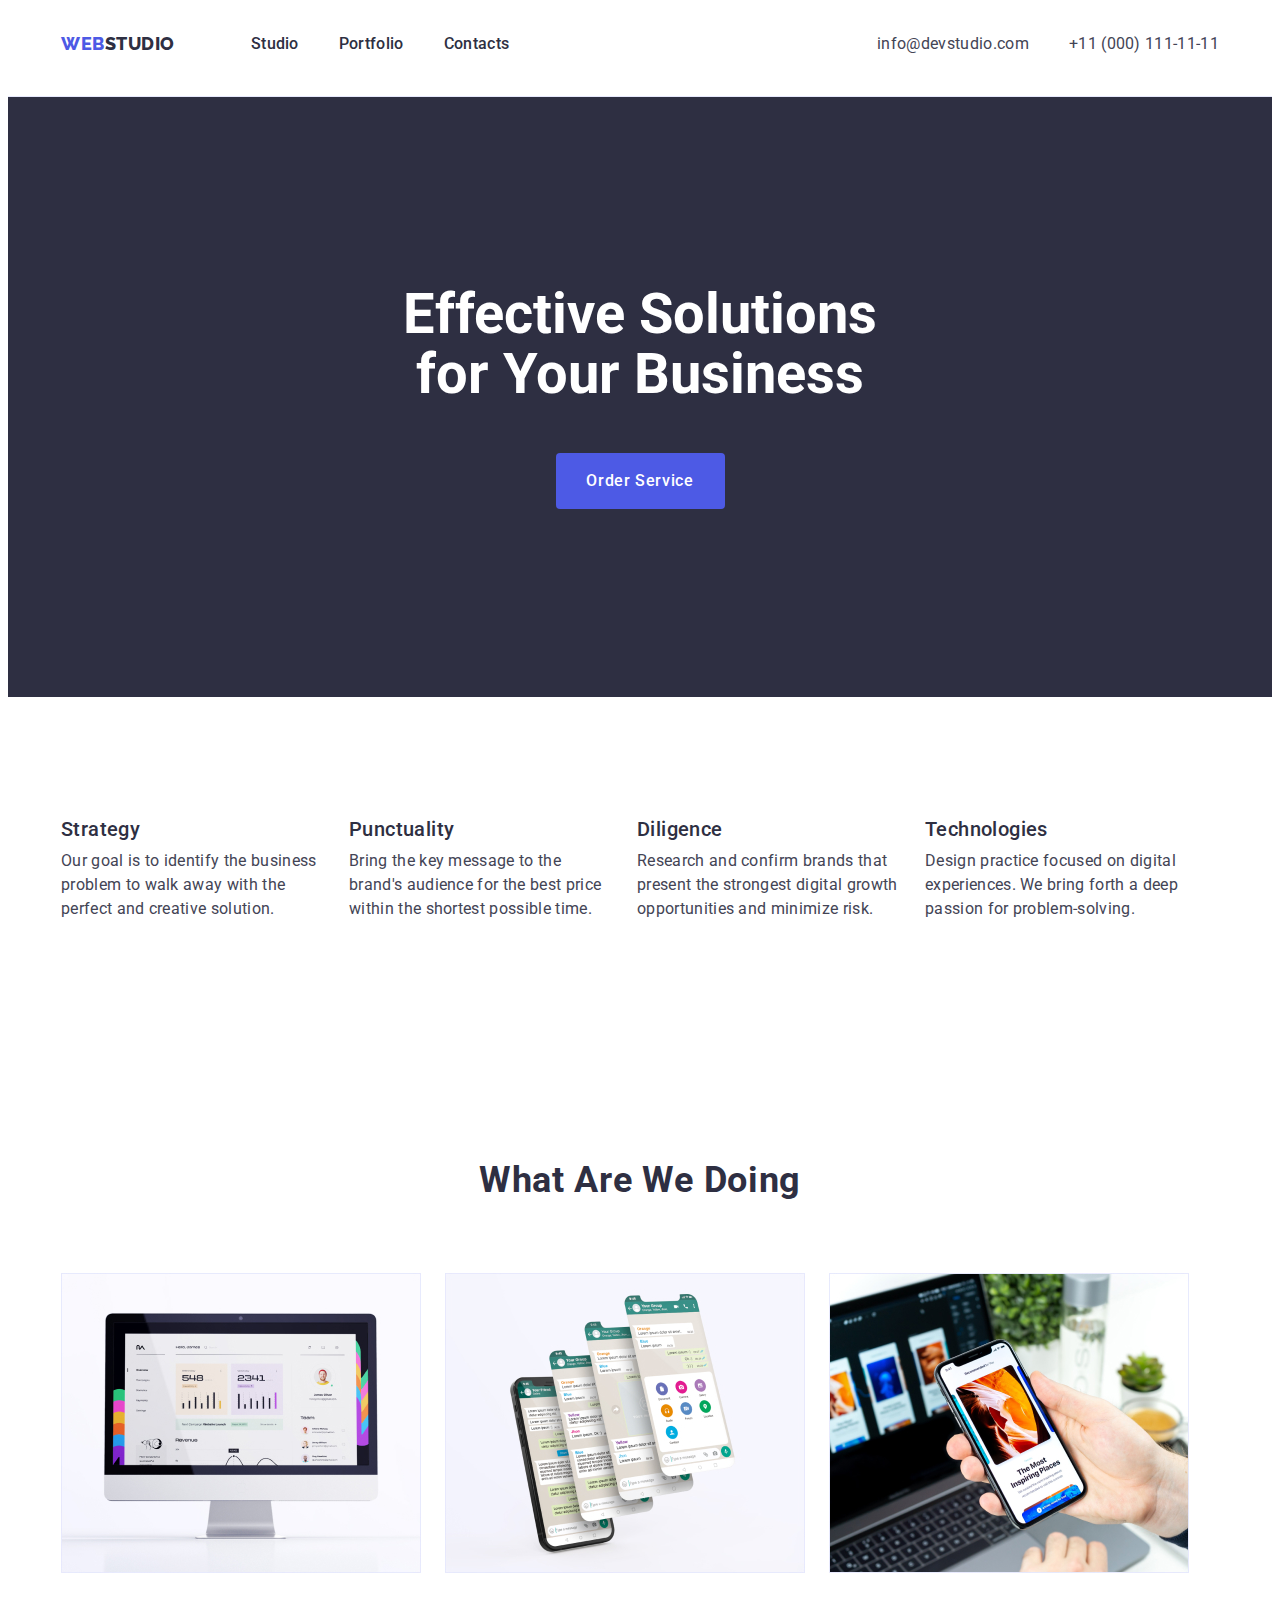
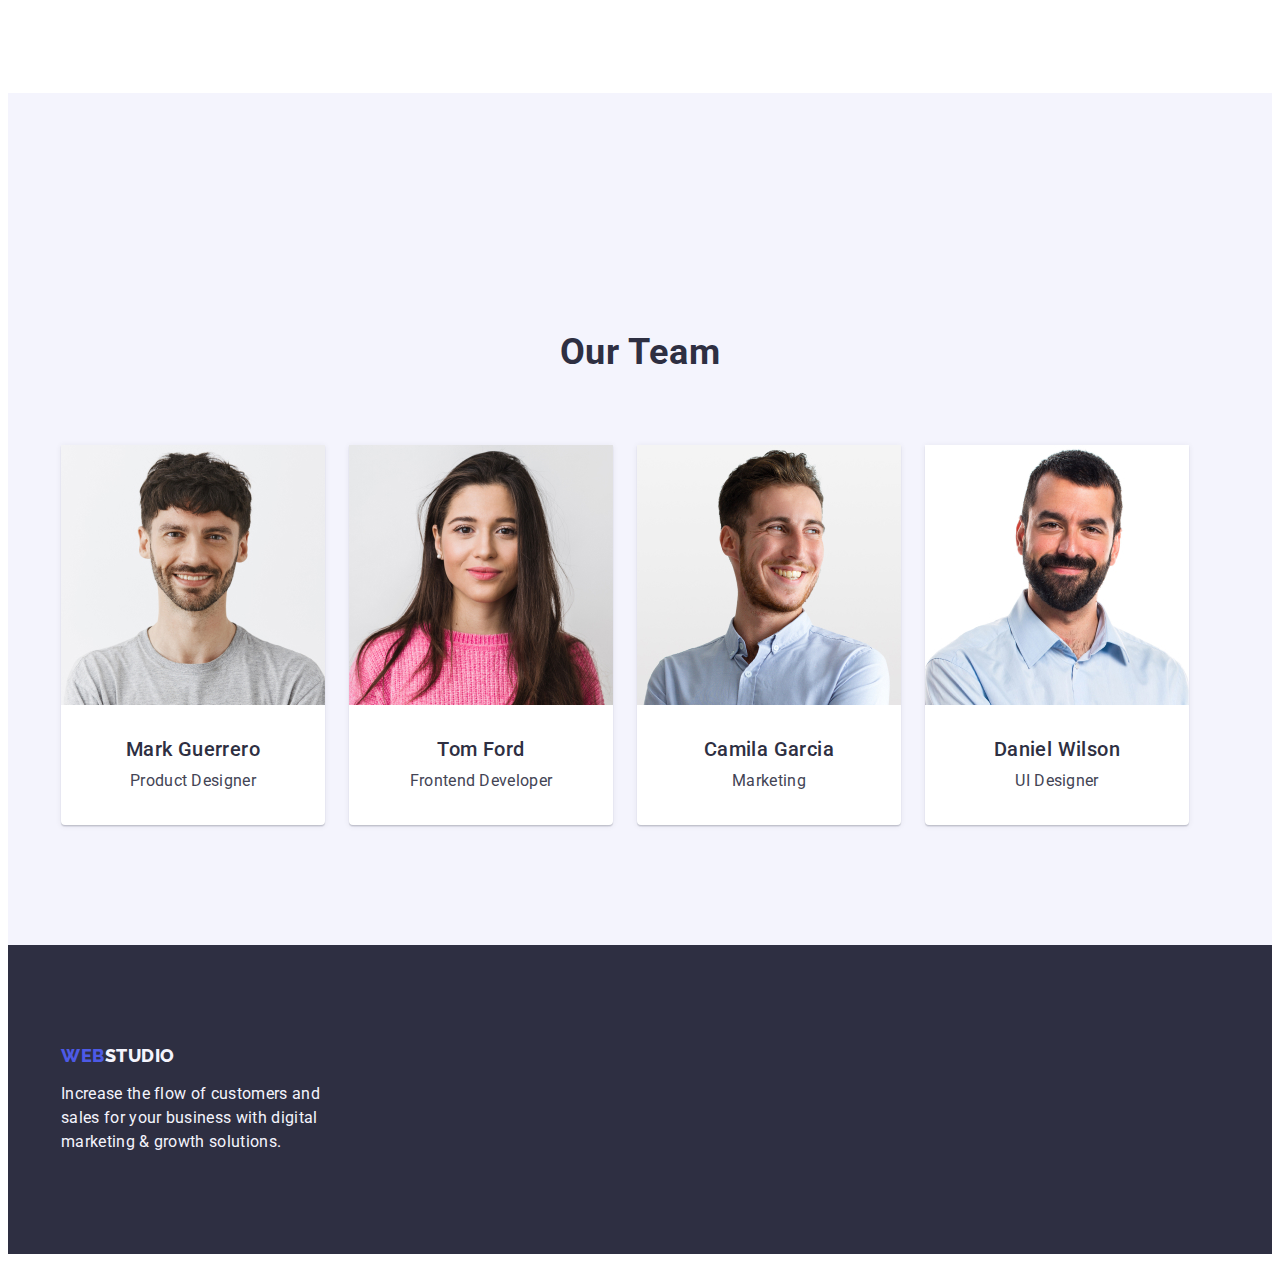
<file: index.html>
<!DOCTYPE html>
<html lang="en">
  <head>
    <meta charset="UTF-8" />
    <meta http-equiv="X-UA-Compatible" content="IE=edge" />
    <meta name="viewport" content="width=device-width, initial-scale=1.0" />
    <title>WebStudio</title>
    <link rel="preconnect" href="https://fonts.googleapis.com" />
    <link rel="preconnect" href="https://fonts.gstatic.com" crossorigin />
    <link
      href="https://fonts.googleapis.com/css2?family=Roboto:wght@400;500;700;900&display=swap"
      rel="stylesheet"
    />
    <link rel="preconnect" href="https://fonts.googleapis.com" />
    <link rel="preconnect" href="https://fonts.gstatic.com" crossorigin />
    <link
      href="https://fonts.googleapis.com/css2?family=Raleway:wght@800&display=swap"
      rel="stylesheet"
    />
    <link
      rel="stylesheet"
      href="https://cdnjs.cloudflare.com/ajax/libs/modern-normalize/1.1.0/modern-normalize.min.css"
      integrity="sha512-wpPYUAdjBVSE4KJnH1VR1HeZfpl1ub8YT/NKx4PuQ5NmX2tKuGu6U/JRp5y+Y8XG2tV+wKQpNHVUX03MfMFn9Q=="
      crossorigin="anonymous"
      referrerpolicy="no-referrer"
    />
    <link rel="stylesheet" href="./css/styles.css" />
  </head>
  <body>
    <!-- Header section -->
    <header class="header">
      <div class="header-container container">
        <nav class="nav">
          <a class="header-nav-logo link" href="./index.html"
            >Web<span class="studio-logo">Studio</span></a
          >
          <ul class="header-nav-list list">
            <li class="item">
              <a class="header-nav-link link" href="./index.html">Studio</a>
            </li>
            <li class="item">
              <a class="header-nav-link link" href="./portfolio.html"
                >Portfolio</a
              >
            </li>
            <li class="item">
              <a class="header-nav-link link" href="">Contacts</a>
            </li>
          </ul>
        </nav>
        <address class="header-address">
          <ul class="header-address-list list">
            <li class="contact-item">
              <a class="contacts link" href="mailto:info@devstudio.com"
                >info@devstudio.com</a
              >
            </li>
            <li class="header-address-item">
              <a class="contacts link" href="tel:+110001111111"
                >+11 (000) 111-11-11</a
              >
            </li>
          </ul>
        </address>
      </div>
    </header>
    <main>
      <!-- Hero section -->
      <section class="hero-section">
        <div class="hero-container container">
          <h1 class="hero-title">Effective Solutions for Your Business</h1>
          <button class="hero-btn" type="button">Order Service</button>
        </div>
      </section>
      <!-- Feature section -->
      <section class="feature-section section">
        <div class="container">
          <h2 class="feature-title" hidden>Feature</h2>
          <ul class="feature-list list">
            <li class="feature-list-item">
              <h3 class="feature-subtitle">Strategy</h3>
              <p class="feature-desc">
                Our goal is to identify the business problem to walk away with
                the perfect and creative solution.
              </p>
            </li>
            <li class="feature-list-item">
              <h3 class="feature-subtitle">Punctuality</h3>
              <p class="feature-desc">
                Bring the key message to the brand's audience for the best price
                within the shortest possible time.
              </p>
            </li>
            <li class="feature-list-item">
              <h3 class="feature-subtitle">Diligence</h3>
              <p class="feature-desc">
                Research and confirm brands that present the strongest digital
                growth opportunities and minimize risk.
              </p>
            </li>
            <li class="feature-list-item">
              <h3 class="feature-subtitle">Technologies</h3>
              <p class="feature-desc">
                Design practice focused on digital experiences. We bring forth a
                deep passion for problem-solving.
              </p>
            </li>
          </ul>
        </div>
      </section>
      <!-- What are we doing section -->
      <section class="services-section section">
        <div class="container">
          <h2 class="services-title">What are we doing</h2>
          <ul class="services-list list">
            <li class="services-list-item">
              <img
                class="services-img"
                src="./images/services/img-1.jpg"
                alt="computer"
                width="360"
                height="300"
              />
            </li>
            <li class="services-list-item">
              <img
                class="services-img"
                src="./images/services/img-2.jpg"
                alt="telephones"
                width="360"
                height="300"
              />
            </li>
            <li class="services-list-item">
              <img
                class="services-img"
                src="./images/services/img-3.jpg"
                alt="laptop"
                width="360"
                height="300"
              />
            </li>
          </ul>
        </div>
      </section>
      <!-- Team section -->
      <section class="team-section section">
        <div class="container">
          <h2 class="team-title">Our Team</h2>
          <ul class="team-list list">
            <li class="team-item">
              <img
                class="team-img"
                src="./images/team/img.jpg"
                alt="photo of a team member"
                width="264"
                height="260"
              />
              <div class="people-desc">
                <h3 class="team-subtitle">Mark Guerrero</h3>
                <p class="team-position">Product Designer</p>
              </div>
            </li>
            <li class="team-item">
              <img
                class="team-img"
                src="./images/team/img-1.jpg"
                alt="photo of a team member"
                width="264"
                height="260"
              />
              <div class="people-desc">
                <h3 class="team-subtitle">Tom Ford</h3>
                <p class="team-position">Frontend Developer</p>
              </div>
            </li>
            <li class="team-item">
              <img
                class="team-img"
                src="./images/team/img-2.jpg"
                alt="photo of a team member"
                width="264"
                height="260"
              />
              <div class="people-desc">
                <h3 class="team-subtitle">Camila Garcia</h3>
                <p class="team-position">Marketing</p>
              </div>
            </li>
            <li class="team-item">
              <img
                class="team-img"
                src="./images/team/img-3.jpg"
                alt="photo of a team member"
                width="264"
                height="260"
              />
              <div class="people-desc">
                <h3 class="team-subtitle">Daniel Wilson</h3>
                <p class="team-position">UI Designer</p>
              </div>
            </li>
          </ul>
        </div>
      </section>
    </main>
    <!-- Footer section -->
    <footer class="footer">
      <div class="footer-container container">
        <a class="header-nav-logo link" href="./index.html"
          >Web<span class="studio-footer-logo">Studio</span></a
        >
        <p class="footer-text">
          Increase the flow of customers and sales for your business with
          digital marketing & growth solutions.
        </p>
      </div>
    </footer>
  </body>
</html>
</file>
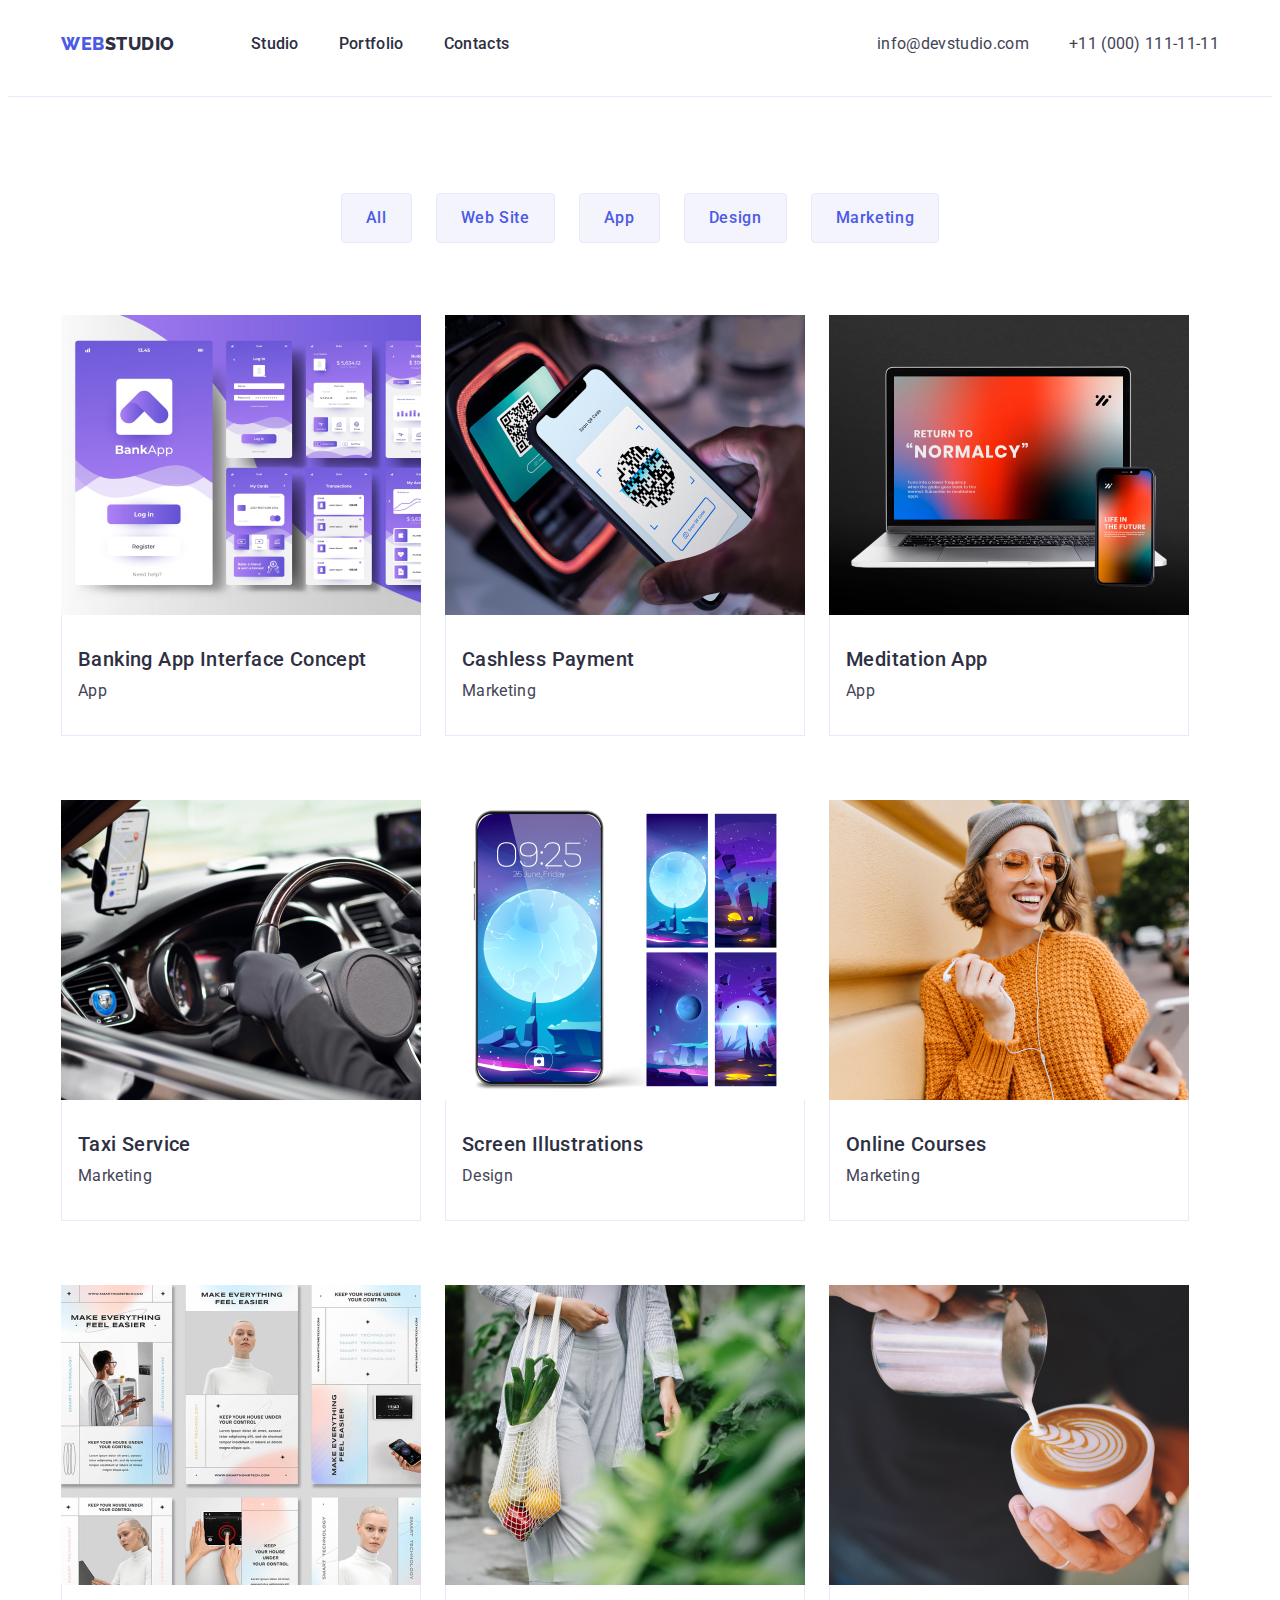
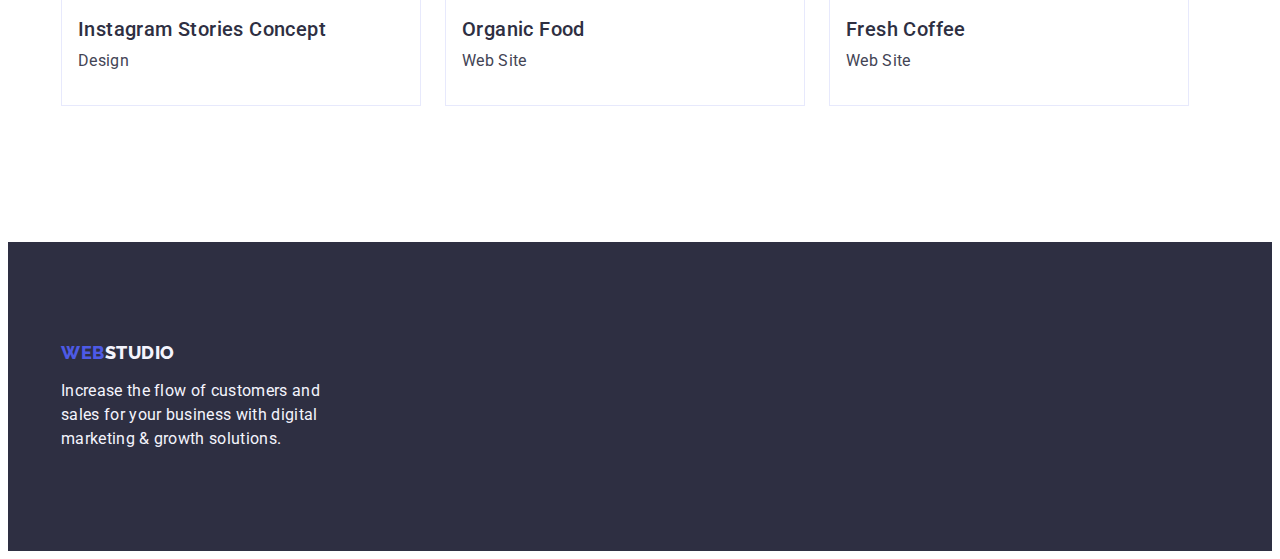
<file: portfolio.html>
<!DOCTYPE html>
<html lang="en">
  <head>
    <meta charset="UTF-8" />
    <meta http-equiv="X-UA-Compatible" content="IE=edge" />
    <meta name="viewport" content="width=device-width, initial-scale=1.0" />
    <title>Portfolio</title>
    <!-- Fonts -->
    <link rel="preconnect" href="https://fonts.googleapis.com" />
    <link rel="preconnect" href="https://fonts.gstatic.com" crossorigin />
    <link
      href="https://fonts.googleapis.com/css2?family=Roboto:wght@400;500;700;900&display=swap"
      rel="stylesheet"
    />
    <link rel="preconnect" href="https://fonts.googleapis.com" />
    <link rel="preconnect" href="https://fonts.gstatic.com" crossorigin />
    <link
      href="https://fonts.googleapis.com/css2?family=Raleway:wght@800&display=swap"
      rel="stylesheet"
    />
    <link
      rel="stylesheet"
      href="https://cdnjs.cloudflare.com/ajax/libs/modern-normalize/1.1.0/modern-normalize.min.css"
      integrity="sha512-wpPYUAdjBVSE4KJnH1VR1HeZfpl1ub8YT/NKx4PuQ5NmX2tKuGu6U/JRp5y+Y8XG2tV+wKQpNHVUX03MfMFn9Q=="
      crossorigin="anonymous"
      referrerpolicy="no-referrer"
    />
    <link rel="stylesheet" href="./css/styles.css" />
  </head>
  <body>
    <!-- Header section -->
    <header class="header">
      <div class="header-container container">
        <nav class="nav">
          <a class="header-nav-logo link" href="./index.html"
            >Web<span class="studio-logo">Studio</span></a
          >
          <ul class="header-nav-list list">
            <li class="item">
              <a class="header-nav-link link" href="./index.html">Studio</a>
            </li>
            <li class="item">
              <a class="header-nav-link link" href="./portfolio.html"
                >Portfolio</a
              >
            </li>
            <li class="item">
              <a class="header-nav-link link" href="">Contacts</a>
            </li>
          </ul>
        </nav>
        <address class="header-address">
          <ul class="header-address-list list">
            <li class="contact-item">
              <a class="contacts link" href="mailto:info@devstudio.com"
                >info@devstudio.com</a
              >
            </li>
            <li class="contact-item">
              <a class="contacts link" href="tel:+110001111111"
                >+11 (000) 111-11-11</a
              >
            </li>
          </ul>
        </address>
      </div>
    </header>
    <main>
      <!-- Filters section -->
      <section class="filters-section">
        <div class="container">
          <h1 hidden class="visually-hidden filter">Filters button</h1>
          <ul class="filter-list list">
            <li class="menu-list-item">
              <button type="button" class="filter-btn">All</button>
            </li>
            <li class="menu-list-item">
              <button type="button" class="filter-btn">Web Site</button>
            </li>
            <li class="menu-list-item">
              <button type="button" class="filter-btn">App</button>
            </li>
            <li class="menu-list-item">
              <button type="button" class="filter-btn">Design</button>
            </li>
            <li class="menu-list-item">
              <button type="button" class="filter-btn">Marketing</button>
            </li>
          </ul>
          <!-- Examples of work -->
          <ul class="card-set list">
            <li class="card-set-item img-list">
              <a href="" class="link">
                <img
                  class="portfolio-img"
                  src="./images/portfolio/img-1.jpg"
                  alt="banking app"
                  width="360"
                  height="300"
                />
                <div class="portfolio-card-container">
                  <h2 class="img-subtitle">Banking App Interface Concept</h2>
                  <p class="img-desc">App</p>
                </div>
              </a>
            </li>
            <li class="card-set-item img-list">
              <a href="" class="link">
                <img
                  class="portfolio-img"
                  src="./images/portfolio/img-2.jpg"
                  alt="phone"
                  width="360"
                  height="300"
                />
                <div class="portfolio-card-container">
                  <h2 class="img-subtitle">Cashless Payment</h2>
                  <p class="img-desc">Marketing</p>
                </div>
              </a>
            </li>
            <li class="card-set-item card-set-item img-list">
              <a href="" class="link">
                <img
                  class="portfolio-img"
                  src="./images/portfolio/img-3.jpg"
                  alt="laptop"
                  width="360"
                  height="300"
                />
                <div class="portfolio-card-container">
                  <h2 class="img-subtitle">Meditation App</h2>
                  <p class="img-desc">App</p>
                </div>
              </a>
            </li>
            <li class="card-set-item card-set-item img-list">
              <a href="" class="link">
                <img
                  class="portfolio-img"
                  src="./images/portfolio/img-4.jpg"
                  alt="steering wheel"
                  width="360"
                  height="300"
                />
                <div class="portfolio-card-container">
                  <h2 class="img-subtitle">Taxi Service</h2>
                  <p class="img-desc">Marketing</p>
                </div>
              </a>
            </li>
            <li class="card-set-item img-list">
              <a href="" class="link">
                <img
                  class="portfolio-img"
                  src="./images/portfolio/img-5.jpg"
                  alt="theme on phone"
                  width="360"
                  height="300"
                />
                <div class="portfolio-card-container">
                  <h2 class="img-subtitle">Screen Illustrations</h2>
                  <p class="img-desc">Design</p>
                </div>
              </a>
            </li>
            <li class="card-set-item img-list">
              <a href="" class="link">
                <img
                  class="portfolio-img"
                  src="./images/portfolio/img-6.jpg"
                  alt="girl"
                  width="360"
                  height="300"
                />
                <div class="portfolio-card-container">
                  <h2 class="img-subtitle">Online Courses</h2>
                  <p class="img-desc">Marketing</p>
                </div>
              </a>
            </li>
            <li class="card-set-item img-list">
              <a href="" class="link">
                <img
                  class="portfolio-img"
                  src="./images/portfolio/img-7.jpg"
                  alt="layout"
                  width="360"
                  height="300"
                />
                <div class="portfolio-card-container">
                  <h2 class="img-subtitle">Instagram Stories Concept</h2>
                  <p class="img-desc">Design</p>
                </div>
              </a>
            </li>
            <li class="card-set-item img-list">
              <a href="" class="link">
                <img
                  class="portfolio-img"
                  src="./images/portfolio/img-8.jpg"
                  alt="fruit bag"
                  width="360"
                  height="300"
                />
                <div class="portfolio-card-container">
                  <h2 class="img-subtitle">Organic Food</h2>
                  <p class="img-desc">Web Site</p>
                </div>
              </a>
            </li>
            <li class="card-set-item img-list">
              <a href="" class="link">
                <img
                  class="portfolio-img"
                  src="./images/portfolio/img-9.jpg"
                  alt="coffee"
                  width="360"
                  height="300"
                />
                <div class="portfolio-card-container">
                  <h2 class="img-subtitle">Fresh Coffee</h2>
                  <p class="img-desc">Web Site</p>
                </div>
              </a>
            </li>
          </ul>
        </div>
      </section>
    </main>
    <!-- Footer section -->
    <footer class="footer">
      <div class="footer-container container">
        <a class="header-nav-logo link link-position" href="./index.html"
          >Web<span class="studio-footer-logo">Studio</span></a
        >
        <p class="footer-text">
          Increase the flow of customers and sales for your business with
          digital marketing & growth solutions.
        </p>
      </div>
    </footer>
  </body>
</html>
</file>
<file: css/styles.css>
:root {
    /* Fonts */
    --primary-font: "Roboto", sans-serif;
    --secondary-font: "Raleway", sans-serif;
    /* Colors */
    --color-iris: #4d5ae5;
    --color-ocean: #404bbf;
    --color-navy-blue: #2e2f42;
    --color-green: #31d0aa;
    --color-slate: #434455;
    --color-light-slate: #8e8f99;
    --color-cornflower: #e7e9fc;
    --color-cloud: #f4f4fd;
    --color-navy-blue-modal: #2e2f42;
    --color-grey: #2e2f42;
    --color-white: #ffffff;
    --color-dairy: #fcfcfc;
}

/**
  |============================
  | Base styles
  |============================
*/
body {
    font-family: var(--primary-font);
    color: #434455;
    background-color: var(--color-white);
}

/* resert start */

.visually-hidden {
    position: absolute;
    width: 1px;
    height: 1px;
    margin: -1px;
    border: 0;
    padding: 0;

    white-space: nowrap;
    clip-path: inset(100%);
    clip: rect(0 0 0 0);
    overflow: hidden;
}

h1,
h2,
h3,
h4,
h5,
h6,
p {
    margin: 0;
}

img {
    display: block;
    max-width: 100%;
    height: auto;
}

.link {
    text-decoration: none;
    display: inline-block;
    margin-bottom: 16px;
}

.list {
    list-style: none;
    padding: 0;
    margin: 0;
}

button {
    cursor: pointer;
}

/**
  |============================
  | Header styles
  |============================
*/
.section {
    padding: 120px 0;


}

.header {
    border-bottom: 1px solid #E7E9FC;
}

.nav {
    display: flex;
    margin-right: auto;
    align-items: center;
}

.header-nav-logo {
    font-family: var(--secondary-font);
    font-style: normal;
    font-weight: 800;
    font-size: 18px;
    color: var(--color-iris);
    line-height: 1.17;
    letter-spacing: 0.03em;
    text-transform: uppercase;
    margin-right: 76px;


}


.studio-logo {
    width: 71px;
    font-family: var(--secondary-font);
    font-style: normal;
    font-weight: 800;
    font-size: 18px;
    line-height: 21px;
    color: #2e2f42;

}

.header-nav-list {
    display: flex;


}



.header-nav-list .item {

    margin-right: 40px;
}

.header-nav-list .item:last-child {
    margin-right: 0;
}

.header-nav-link {
    font-family: 'Roboto';
    font-style: normal;
    font-weight: 500;
    font-size: 16px;
    line-height: 1.5;
    color: #2E2F42;
    letter-spacing: 0.02em;
    display: block;
    padding-top: 24px;
    padding-bottom: 24px;


}

.header-nav-link:hover,
.header-nav-link:focus {
    color: var(--color-ocean);
}

.header-address {
    font-family: 'Roboto';
    font-style: normal;
    font-weight: 400;
    font-size: 16px;
    line-height: 1.5;
    color: var(--color-slate);

}

.header-address-list {
    display: flex;
}

.header-address-list .contact-item {
    margin-right: 40px;
}

.header-address-list .contact-item:last-child {
    margin-right: 0;
}


.contacts {
    font-family: 'Roboto';
    font-style: normal;
    font-weight: 400;
    font-size: 16px;
    line-height: 1.5;
    letter-spacing: 0.02em;
    color: var(--color-slate);


}

.contacts:hover,
.contacts:focus {
    color: #404BBF;
}


.header-tel:hover,
.header-tel:focus {
    color: #404BBF;
}


.container {
    width: 1158px;
    margin: 0 auto;
    padding: 0 15px;




}

.header-container {
    display: flex;
    align-items: center;


}

/**
  |============================
  | Hero styles
  |============================
*/

.hero-container {
    display: flex;
    text-align: center;
    align-items: center;
    flex-direction: column;
}

.hero-section {
    background-color: #2E2F42;
    padding: 188px 0;



}



.hero-title {
    font-family: 'Roboto';
    font-weight: 700;
    font-size: 56px;


    color: var(--color-white);
    line-height: 1.07;

    max-width: 496px;






}


.hero-btn {
    font-family: var(--primary-font);
    font-style: normal;
    font-weight: 500;
    font-size: 16px;
    line-height: 1.5;
    color: var(--color-white);
    background-color: var(--color-iris);

    min-width: 169px;
    height: 56px;
    letter-spacing: 0.04em;
    border: none;
    border-radius: 4px;
    margin-top: 48px;


}

.hero-btn:hover,
.hero-btn:focus {
    color: var(--color-white);
    background-color: var(--color-ocean);
}

/**
  |============================
  | Features styles
  |============================
*/

.filters-section {
    padding-top: 96px;
    padding-bottom: 120px;
}

.filter-list {
    display: flex;
    justify-content: center;
    gap: 24px;
    margin-bottom: 72px;

}

.feature-section {}

.feature-title {}

.feature-list {
    display: flex;
    flex-wrap: nowrap;
    gap: 24px;
}



.feature-list-item {
    width: 264px;
}

.feature-subtitle {
    font-family: 'Roboto';
    font-style: normal;
    font-weight: 500;
    font-size: 20px;
    line-height: 1.2;
    letter-spacing: 0.02em;
    margin-bottom: 8px;

    color: #2E2F42;
}

.feature-desc {
    font-family: 'Roboto';
    font-style: normal;
    font-weight: 400;
    font-size: 16px;
    line-height: 1.5;
    letter-spacing: 0.02em;
    color: #434455;
}

/**
  |============================
  | Services styles (What we are doing)
  |============================
*/
.services-section {
    background-color: #FFFFFF;


}

.services-title {
    font-family: 'Roboto';
    font-style: normal;
    font-weight: 700;
    font-size: 36px;
    line-height: 1.11;
    color: #2E2F42;
    text-align: center;
    letter-spacing: 0.02em;
    text-transform: capitalize;
    margin-bottom: 72px;
}

.services-list {
    display: flex;
    gap: 24px;
}


.services-list-item {}

.services-img {}

/**
  |============================
  | Portfolio filter-button style
  |============================
*/

.filter-btn {
    background-color: #F4F4FD;
    font-family: var(--primary-font);
    font-style: normal;
    font-weight: 500;
    font-size: 16px;
    line-height: 1.5;
    color: #4D5AE5;
    box-sizing: border-box;
    border: 1px solid #E7E9FC;
    border-radius: 4px;
    padding: 12px 24px;
    letter-spacing: 0.04em;
}

.filter-btn:hover,
.filter-btn:focus {
    background-color: #404BBF;
    color: #FFFFFF;
    border: 1px solid transparent;


}

/**
  |============================
  | Team styles
  |============================
*/

.team-section {



    background-color: #F4F4FD;
}

.team-title {
    font-family: 'Roboto';
    font-style: normal;
    font-weight: 700;
    font-size: 36px;
    text-align: center;
    letter-spacing: 0.02em;
    text-transform: capitalize;
    color: #2E2F42;
    line-height: 1.11;
    margin-bottom: 72px;
    padding-top: 120px;


}

.team-list {
    display: flex;
    gap: 24px;
}

.people-desc {
    padding: 32px 16px;
    text-align: center;

}

.team-item {
    background-color: #FFFFFF;
    border-radius: 0px 0px 4px 4px;
    box-shadow: 0px 1px 6px rgba(46, 47, 66, 0.08), 0px 1px 1px rgba(46, 47, 66, 0.16), 0px 2px 1px rgba(46, 47, 66, 0.08);
}

.team-img {}

.team-subtitle {
    font-weight: 500;
    font-size: 20px;
    line-height: 1.2;
    letter-spacing: 0.02em;
    color: #2E2F42;
    margin-bottom: 8px;
}

.team-position {
    line-height: 1.5;
    letter-spacing: 0.02em;
}

/**
  |============================
  | Portfolio example of work
  |============================
*/

.card-set {
    display: flex;
    flex-wrap: wrap;
    row-gap: 48px;
    column-gap: 24px;
}

.card-set-item {

    width: calc((100% - 48) / 3);
}

.card-set-item:nth-child(3n) {
    margin-right: 0;
}

.img-list {}

.portfolio-card-container {
    padding: 32px 16px;
    border: 1px solid #E7E9FC;
    border-top: none;
}

.portfolio-img {}

.img-subtitle {
    font-family: 'Roboto';
    font-style: normal;
    font-weight: 500;
    font-size: 20px;
    line-height: 1.2;
    letter-spacing: 0.02em;
    color: #2E2F42;
    margin-bottom: 8px;
}

.img-desc {
    font-family: 'Roboto';
    font-style: normal;
    font-weight: 400;
    font-size: 16px;
    line-height: 1.5;
    letter-spacing: 0.02em;
    color: #434455;
}

/**
  |============================
  | Footer styles
  |============================
*/
.footer {

    background-color: #2E2F42;
    padding-top: 100px;
    padding-bottom: 100px;
}

.footer-container {

    flex-direction: column;
    justify-content: flex-start;



}

.link-position {}

.footer-text {
    font-family: 'Roboto';
    font-style: normal;
    font-weight: 400;
    font-size: 16px;
    line-height: 1.5;
    letter-spacing: 0.02em;
    color: #F4F4FD;
    width: 264px;


}

.studio-footer-logo {
    width: 71px;
    height: 21px;
    font-family: var(--secondary-font);
    font-style: normal;
    font-weight: 800;
    font-size: 18px;
    line-height: 1.17;
    letter-spacing: 0.03em;
    color: #F4F4FD;






}
</file>
